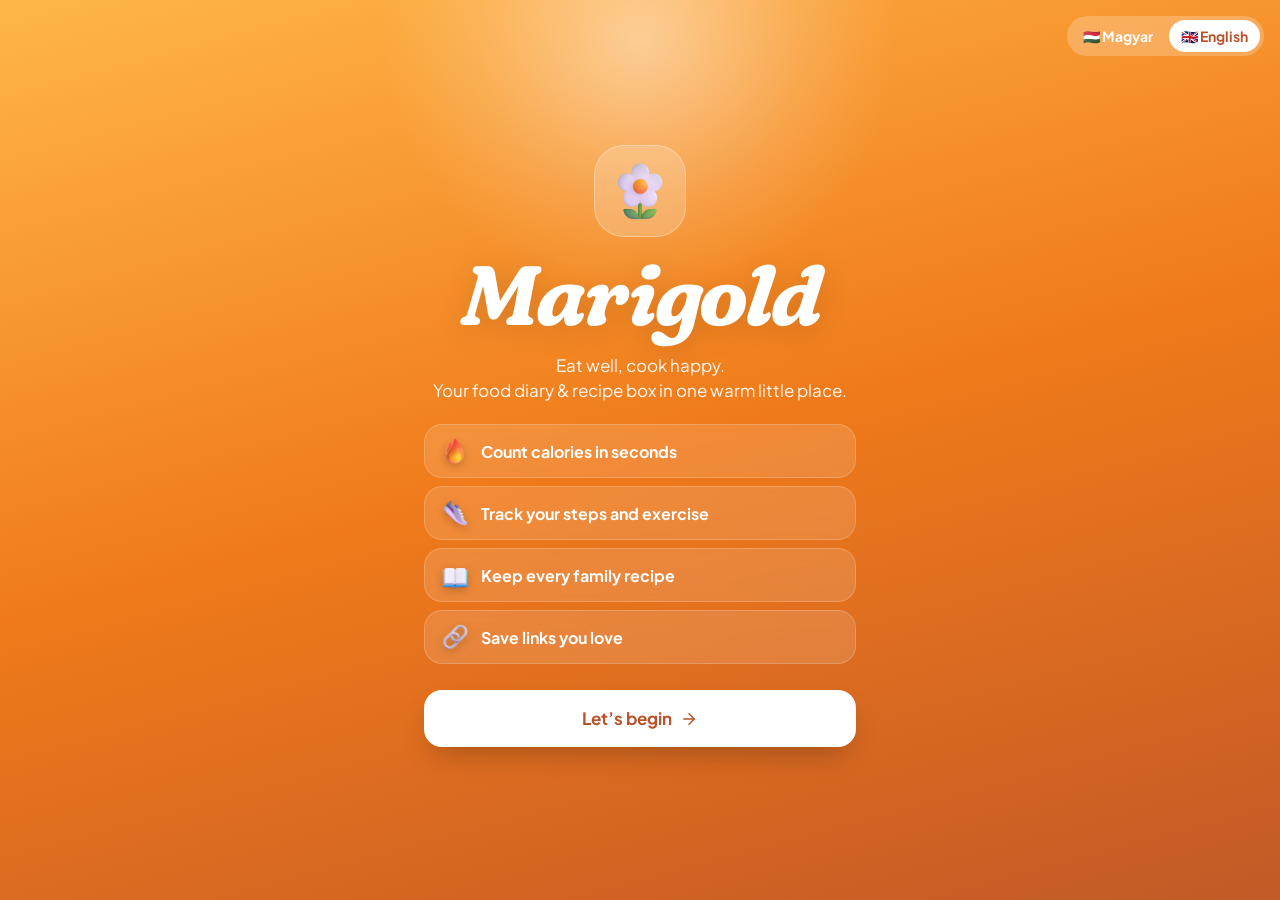
<file: index.html>
<!doctype html>
<html lang="hu" translate="no" class="notranslate">
  <head>
    <script type="module" crossorigin src="./assets/polyfills-C90Egyg1.js"></script>

    <meta charset="UTF-8" />
    <meta name="google" content="notranslate" />
    <link rel="icon" type="image/svg+xml" href="./favicon.svg" />
    <meta name="viewport" content="width=device-width, initial-scale=1.0, viewport-fit=cover, maximum-scale=1" />
    <meta name="theme-color" content="#FFF6E8" />
    <link rel="manifest" href="./manifest.webmanifest" />
    <link rel="apple-touch-icon" href="./apple-touch-icon.png" />
    <meta name="apple-mobile-web-app-capable" content="yes" />
    <meta name="mobile-web-app-capable" content="yes" />
    <meta name="apple-mobile-web-app-status-bar-style" content="default" />
    <meta name="apple-mobile-web-app-title" content="Marigold" />
    <title>Marigold</title>
    <script type="module" crossorigin src="./assets/index-BMyc8wc3.js"></script>
    <link rel="stylesheet" crossorigin href="./assets/index-DqJQ3dWB.css">
    <script type="module">import'data:text/javascript,if(!import.meta.resolve)throw Error("import.meta.resolve not supported")';import.meta.url;import("_").catch(()=>1);(async function*(){})().next();window.__vite_is_modern_browser=true</script>
    <script type="module">!function(){if(window.__vite_is_modern_browser)return;console.warn("vite: loading legacy chunks, syntax error above and the same error below should be ignored");var e=document.getElementById("vite-legacy-polyfill"),n=document.createElement("script");n.src=e.src,n.onload=function(){System.import(document.getElementById('vite-legacy-entry').getAttribute('data-src'))},document.body.appendChild(n)}();</script>
  </head>
  <body>
    <div id="root"></div>
    <script nomodule>!function(){var e=document,t=e.createElement("script");if(!("noModule"in t)&&"onbeforeload"in t){var n=!1;e.addEventListener("beforeload",(function(e){if(e.target===t)n=!0;else if(!e.target.hasAttribute("nomodule")||!n)return;e.preventDefault()}),!0),t.type="module",t.src=".",e.head.appendChild(t),t.remove()}}();</script>
    <script nomodule crossorigin id="vite-legacy-polyfill" src="./assets/polyfills-legacy-C0oA9aFp.js"></script>
    <script nomodule crossorigin id="vite-legacy-entry" data-src="./assets/index-legacy-u7p5ao1q.js">System.import(document.getElementById('vite-legacy-entry').getAttribute('data-src'))</script>
  </body>
</html>
</file>
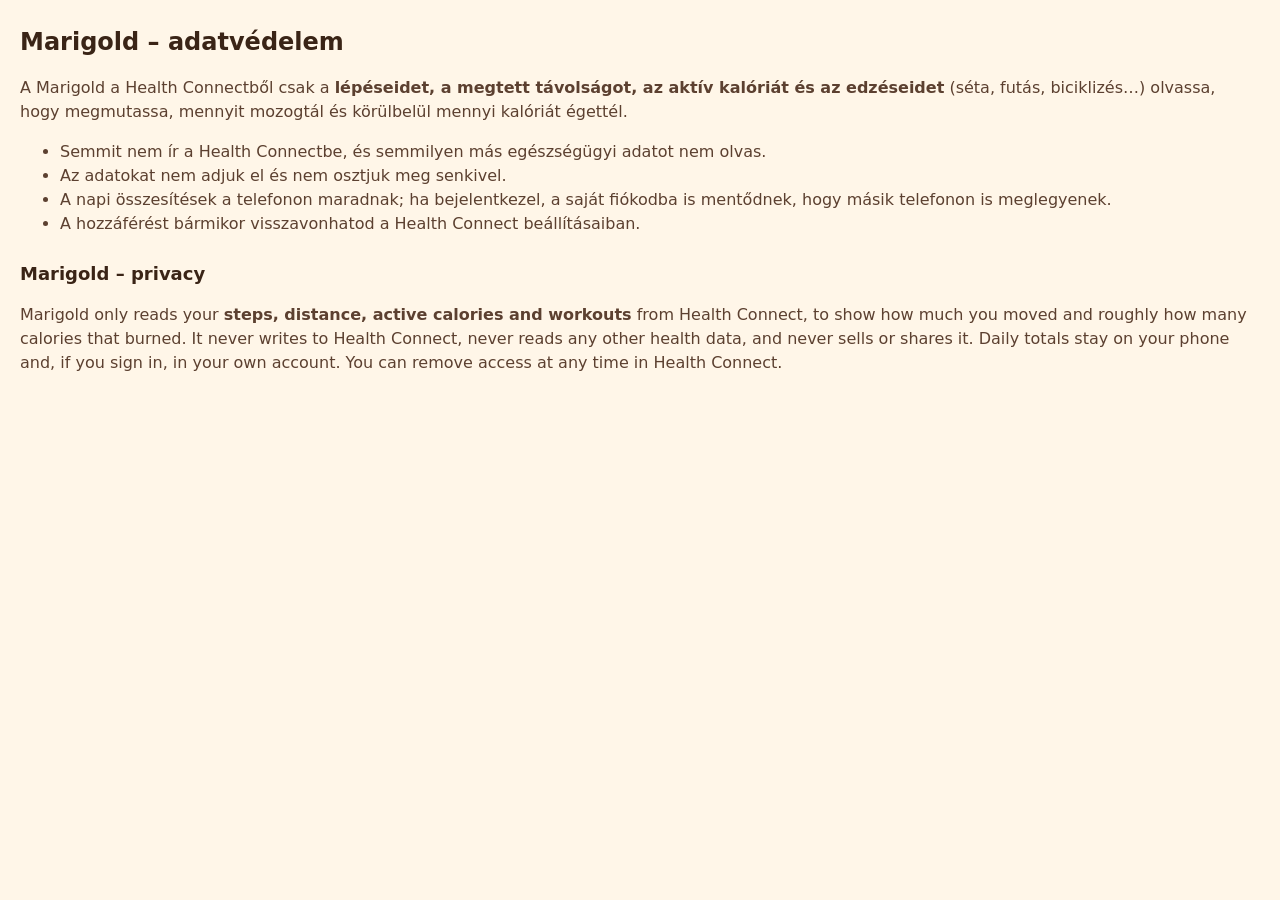
<file: privacypolicy.html>
<!doctype html>
<html lang="hu">
  <head>
    <meta charset="utf-8" />
    <meta name="viewport" content="width=device-width, initial-scale=1" />
    <title>Marigold – Adatvédelem / Privacy</title>
    <style>
      body { font: 16px/1.5 system-ui, sans-serif; margin: 0; padding: 24px 20px 40px; background: #fff6e8; color: #3a2416; }
      h1 { font-size: 24px; margin: 0 0 12px; }
      h2 { font-size: 18px; margin: 24px 0 6px; }
      p, li { color: #5c4030; }
    </style>
  </head>
  <body>
    <h1>Marigold – adatvédelem</h1>
    <p>A Marigold a Health Connectből csak a <b>lépéseidet, a megtett távolságot, az aktív kalóriát és az edzéseidet</b> (séta, futás, biciklizés…) olvassa, hogy megmutassa, mennyit mozogtál és körülbelül mennyi kalóriát égettél.</p>
    <ul>
      <li>Semmit nem ír a Health Connectbe, és semmilyen más egészségügyi adatot nem olvas.</li>
      <li>Az adatokat nem adjuk el és nem osztjuk meg senkivel.</li>
      <li>A napi összesítések a telefonon maradnak; ha bejelentkezel, a saját fiókodba is mentődnek, hogy másik telefonon is meglegyenek.</li>
      <li>A hozzáférést bármikor visszavonhatod a Health Connect beállításaiban.</li>
    </ul>
    <h2>Marigold – privacy</h2>
    <p>Marigold only reads your <b>steps, distance, active calories and workouts</b> from Health Connect, to show how much you moved and roughly how many calories that burned. It never writes to Health Connect, never reads any other health data, and never sells or shares it. Daily totals stay on your phone and, if you sign in, in your own account. You can remove access at any time in Health Connect.</p>
  </body>
</html>
</file>
<file: assets/index-DqJQ3dWB.css>
@font-face{font-family:Fraunces Variable;font-style:normal;font-display:swap;font-weight:100 900;src:url(./fraunces-vietnamese-soft-normal-DSA2Kggd.woff2)format("woff2-variations");unicode-range:U+102-103,U+110-111,U+128-129,U+168-169,U+1A0-1A1,U+1AF-1B0,U+300-301,U+303-304,U+308-309,U+323,U+329,U+1EA0-1EF9,U+20AB}@font-face{font-family:Fraunces Variable;font-style:normal;font-display:swap;font-weight:100 900;src:url(./fraunces-latin-ext-soft-normal-DKHvU-YN.woff2)format("woff2-variations");unicode-range:U+100-2BA,U+2BD-2C5,U+2C7-2CC,U+2CE-2D7,U+2DD-2FF,U+304,U+308,U+329,U+1D00-1DBF,U+1E00-1E9F,U+1EF2-1EFF,U+2020,U+20A0-20AB,U+20AD-20C0,U+2113,U+2C60-2C7F,U+A720-A7FF}@font-face{font-family:Fraunces Variable;font-style:normal;font-display:swap;font-weight:100 900;src:url(./fraunces-latin-soft-normal-C-lS_vzd.woff2)format("woff2-variations");unicode-range:U+??,U+131,U+152-153,U+2BB-2BC,U+2C6,U+2DA,U+2DC,U+304,U+308,U+329,U+2000-206F,U+20AC,U+2122,U+2191,U+2193,U+2212,U+2215,U+FEFF,U+FFFD}@font-face{font-family:Fraunces Variable;font-style:italic;font-display:swap;font-weight:100 900;src:url(./fraunces-vietnamese-soft-italic-CyEZfaGz.woff2)format("woff2-variations");unicode-range:U+102-103,U+110-111,U+128-129,U+168-169,U+1A0-1A1,U+1AF-1B0,U+300-301,U+303-304,U+308-309,U+323,U+329,U+1EA0-1EF9,U+20AB}@font-face{font-family:Fraunces Variable;font-style:italic;font-display:swap;font-weight:100 900;src:url(./fraunces-latin-ext-soft-italic-CFDsOWEG.woff2)format("woff2-variations");unicode-range:U+100-2BA,U+2BD-2C5,U+2C7-2CC,U+2CE-2D7,U+2DD-2FF,U+304,U+308,U+329,U+1D00-1DBF,U+1E00-1E9F,U+1EF2-1EFF,U+2020,U+20A0-20AB,U+20AD-20C0,U+2113,U+2C60-2C7F,U+A720-A7FF}@font-face{font-family:Fraunces Variable;font-style:italic;font-display:swap;font-weight:100 900;src:url(./fraunces-latin-soft-italic-CIOv5diB.woff2)format("woff2-variations");unicode-range:U+??,U+131,U+152-153,U+2BB-2BC,U+2C6,U+2DA,U+2DC,U+304,U+308,U+329,U+2000-206F,U+20AC,U+2122,U+2191,U+2193,U+2212,U+2215,U+FEFF,U+FFFD}@font-face{font-family:Plus Jakarta Sans Variable;font-style:normal;font-display:swap;font-weight:200 800;src:url([data-uri])format("woff2-variations");unicode-range:U+460-52F,U+1C80-1C8A,U+20B4,U+2DE0-2DFF,U+A640-A69F,U+FE2E-FE2F}@font-face{font-family:Plus Jakarta Sans Variable;font-style:normal;font-display:swap;font-weight:200 800;src:url(./plus-jakarta-sans-vietnamese-wght-normal-qRpaaN48.woff2)format("woff2-variations");unicode-range:U+102-103,U+110-111,U+128-129,U+168-169,U+1A0-1A1,U+1AF-1B0,U+300-301,U+303-304,U+308-309,U+323,U+329,U+1EA0-1EF9,U+20AB}@font-face{font-family:Plus Jakarta Sans Variable;font-style:normal;font-display:swap;font-weight:200 800;src:url(./plus-jakarta-sans-latin-ext-wght-normal-DmpS2jIq.woff2)format("woff2-variations");unicode-range:U+100-2BA,U+2BD-2C5,U+2C7-2CC,U+2CE-2D7,U+2DD-2FF,U+304,U+308,U+329,U+1D00-1DBF,U+1E00-1E9F,U+1EF2-1EFF,U+2020,U+20A0-20AB,U+20AD-20C0,U+2113,U+2C60-2C7F,U+A720-A7FF}@font-face{font-family:Plus Jakarta Sans Variable;font-style:normal;font-display:swap;font-weight:200 800;src:url(./plus-jakarta-sans-latin-wght-normal-eXO_dkmS.woff2)format("woff2-variations");unicode-range:U+??,U+131,U+152-153,U+2BB-2BC,U+2C6,U+2DA,U+2DC,U+304,U+308,U+329,U+2000-206F,U+20AC,U+2122,U+2191,U+2193,U+2212,U+2215,U+FEFF,U+FFFD}:root{--bg:#fff6e8;--bg2:#fdebd2;--surface:#fffcf6;--ink:#3a2416;--muted:#8c6b55;--line:#f1dec6;--primary:#f07a1a;--primary2:#ffb648;--accent:#b9532a;--soft:#ffe7c7;--on-primary:#fff;--ring-track:color-mix(in srgb, var(--on-primary) 28%, transparent);--serif:"Fraunces Variable", Georgia, serif;--sans:"Plus Jakarta Sans Variable", system-ui, sans-serif;--radius:22px;--shadow:0 1px 2px color-mix(in srgb, var(--ink) 6%, transparent), 0 8px 24px -8px color-mix(in srgb, var(--primary) 22%, transparent);--safe-top:var(--safe-area-inset-top,env(safe-area-inset-top,0px));--safe-bottom:var(--safe-area-inset-bottom,env(safe-area-inset-bottom,0px));--lightningcss-light:initial;--lightningcss-dark: ;color-scheme:light}:root[data-dark="1"]{--lightningcss-light: ;--lightningcss-dark:initial;color-scheme:dark;--shadow:0 1px 2px rgba(0,0,0,.4), 0 10px 30px -10px rgba(0,0,0,.533)}*{box-sizing:border-box;-webkit-tap-highlight-color:transparent}html{background:var(--bg)}html,body{color:var(--ink);font-family:var(--sans);-webkit-font-smoothing:antialiased;margin:0;font-size:16px;line-height:1.45;transition:background .4s}body{min-height:100dvh}body:before{content:"";z-index:-1;pointer-events:none;background:radial-gradient(120% 60% at 100% 0%, var(--bg2) 0%, transparent 60%), radial-gradient(80% 40% at 0% 100%, var(--soft) 0%, transparent 70%), var(--bg);position:fixed;top:0;bottom:0;left:0;right:0}button,input,textarea,select{font:inherit;color:inherit}button{cursor:pointer;background:0 0;border:0;padding:0}h1,h2,h3,p{margin:0}img{max-width:100%}.app{max-width:560px;min-height:100dvh;margin:0 auto}.screen{padding:calc(18px + var(--safe-top)) 18px calc(120px + var(--safe-bottom));flex-direction:column;gap:16px;display:flex}.fade-in{animation:.45s cubic-bezier(.2,.8,.2,1) fadeUp}@keyframes fadeUp{0%{opacity:0;transform:translateY(12px)}}.top{justify-content:space-between;align-items:flex-end;padding:8px 4px 2px;display:flex}.eyebrow{letter-spacing:.08em;text-transform:uppercase;color:var(--primary);font-size:13px;font-weight:700}.display{font-family:var(--serif);letter-spacing:-.02em;font-variation-settings:"SOFT" 100;font-size:34px;font-weight:600;line-height:1.1}.display-sm{font-family:var(--serif);text-align:center;font-size:24px;font-weight:600}.wave{transform-origin:70% 70%;animation:2.4s ease-in-out .6s 2 wave;display:inline-block}@keyframes wave{0%,60%,to{transform:rotate(0)}10%,30%{transform:rotate(14deg)}20%,40%{transform:rotate(-8deg)}}.muted{color:var(--muted)}.small{font-size:14px}.center{text-align:center;justify-content:center}.pad{padding:18px 0}.pre{white-space:pre-wrap}.break{word-break:break-all}.row{align-items:center;display:flex}.gap8{flex-wrap:wrap;gap:8px}.grow{flex:1}.row-between{justify-content:space-between;align-items:center;gap:12px;display:flex}.card{background:var(--surface);border:1px solid var(--line);border-radius:var(--radius);box-shadow:var(--shadow);flex-direction:column;gap:12px;padding:18px;display:flex}.card-title{align-items:center;gap:6px;font-size:17px;font-weight:700;display:flex}.card-title.serif{font-family:var(--serif);font-size:21px;font-weight:600}.hero-card{color:var(--on-primary);background:linear-gradient(140deg, var(--primary2) 0%, var(--primary) 55%, var(--accent) 130%);box-shadow:0 20px 40px -18px color-mix(in srgb, var(--primary) 70%, transparent);border-radius:30px;padding:20px;animation:.8s cubic-bezier(.2,.9,.2,1) heroIn;position:relative;overflow:hidden}@keyframes heroIn{0%{opacity:0;transform:scale(.94)translateY(16px)}}.hero-blob{opacity:.35;background:radial-gradient(circle at 30% 30%,rgba(255,255,255,.533),transparent 70%);border-radius:50%;animation:9s ease-in-out infinite float;position:absolute}.hero-blob.b1{width:220px;height:220px;top:-80px;right:-60px}.hero-blob.b2{width:160px;height:160px;animation-delay:-4s;bottom:-70px;left:-50px}@keyframes float{50%{transform:translate(10px,14px)scale(1.06)}}.hero-top{justify-content:space-between;gap:8px;display:flex;position:relative}.pill-glass{-webkit-backdrop-filter:blur(8px);backdrop-filter:blur(8px);background:rgba(255,255,255,.22);border-radius:999px;padding:5px 12px;font-size:13px;font-weight:700}.hero-main{align-items:center;gap:18px;margin-top:14px;display:flex;position:relative}.ring{flex-shrink:0;position:relative}.ring svg{display:block}.ring-progress{transition:stroke-dashoffset 1.2s cubic-bezier(.2,.9,.2,1);animation:1.6s cubic-bezier(.2,.9,.2,1) ringIn}@keyframes ringIn{0%{stroke-dashoffset:1000px}}.hero-card .ring-progress{stroke:#fff}.ring-center{flex-direction:column;justify-content:center;align-items:center;display:flex;position:absolute;top:0;bottom:0;left:0;right:0}.ring-num{font-family:var(--serif);letter-spacing:-.03em;font-size:44px;font-weight:700;line-height:1}.ring-label{opacity:.9;font-size:13px;font-weight:600}.hero-stats{flex-direction:column;flex:1;gap:10px;min-width:0;display:flex}.stat-num{font-family:var(--serif);font-size:28px;font-weight:700;line-height:1;display:block}.stat-label{opacity:.85;text-transform:uppercase;letter-spacing:.06em;font-size:12px;font-weight:700}.macro-val{font-size:13px;font-weight:700}.bar{background:rgba(255,255,255,.28);border-radius:9px;height:7px;margin-top:3px;overflow:hidden}.bar span{background:#fff;border-radius:9px;height:100%;transition:width 1s cubic-bezier(.2,.9,.2,1);display:block}.week{justify-content:space-between;align-items:center;gap:2px;display:flex}.day{border-radius:16px;flex-direction:column;flex:1;align-items:center;gap:2px;padding:8px 0 6px;transition:all .25s;display:flex}.day-name{color:var(--muted);font-size:11px;font-weight:700}.day-num{font-size:16px;font-weight:800}.day-dot{background:var(--primary);border-radius:50%;width:6px;height:6px}.day.today .day-num{color:var(--primary)}.day.active{background:var(--ink);color:var(--bg);transform:translateY(-2px)}.day.active .day-name,.day.active .day-num{color:var(--bg)}.day.active .day-dot{background:var(--primary2)}.streak{background:var(--soft);color:var(--accent);border-radius:999px;align-items:center;gap:4px;padding:6px 12px;font-weight:800;display:flex}.glasses{flex-wrap:wrap;gap:8px;display:flex}.glass{border:2px solid color-mix(in srgb, #3aa0d8 50%, var(--line));border-radius:6px 6px 10px 10px;width:30px;height:38px;position:relative;overflow:hidden}.glass span{background:linear-gradient(#8fd3f4,#3aa0d8);height:0;transition:height .4s cubic-bezier(.3,1.4,.5,1);position:absolute;top:auto;bottom:0;left:0;right:0}.glass.full span{height:100%}.water-btns{gap:8px;display:flex}.slot-head{align-items:center;gap:12px;display:flex}.slot-emoji{background:var(--soft);border-radius:16px;place-items:center;width:48px;height:48px;font-size:26px;display:grid}.meal-list{flex-direction:column;margin:0;padding:0;list-style:none;display:flex}.meal-list li{border-top:1px dashed var(--line);cursor:pointer;align-items:center;gap:10px;padding:10px 0;animation:.35s fadeUp;display:flex}.meal-emoji{font-size:20px}.meal-name{text-overflow:ellipsis;white-space:nowrap;flex:1;min-width:0;font-weight:600;overflow:hidden}.meal-kcal{color:var(--accent);font-weight:800}.meal-kcal:after{content:" kcal";color:var(--muted);font-size:12px;font-weight:600}.tip{border-radius:var(--radius);background:var(--soft);color:var(--accent);font-family:var(--serif);align-items:flex-start;gap:10px;padding:16px 18px;font-size:17px;font-style:italic;display:flex}.tip svg{flex-shrink:0;margin-top:3px}.btn{border-radius:16px;justify-content:center;align-items:center;gap:8px;padding:12px 18px;font-weight:700;transition:transform .15s,box-shadow .2s,opacity .2s;display:inline-flex}.btn:active{transform:scale(.97)}.btn:disabled{opacity:.6}.btn.primary{background:linear-gradient(135deg, var(--primary2), var(--primary));color:var(--on-primary);box-shadow:0 10px 20px -10px var(--primary)}.btn.soft{background:var(--soft);color:var(--accent)}.btn.ghost{border:1.5px solid var(--line);background:0 0}.btn.danger,.mini.danger{color:#c0392b}.btn.full{width:100%}.btn.big{border-radius:18px;padding:16px 20px;font-size:17px}.btn.shine{position:relative;overflow:hidden}.btn.shine:after{content:"";background:linear-gradient(110deg,transparent 30%,rgba(255,255,255,.4) 50%,transparent 70%);animation:3s ease-in-out 1.5s infinite shine;position:absolute;top:0;bottom:0;left:0;right:0;transform:translate(-100%)}@keyframes shine{40%,to{transform:translate(100%)}}.icon-btn{width:38px;height:38px;color:var(--muted);border-radius:50%;flex-shrink:0;place-items:center;display:grid}.icon-btn.subtle{opacity:.6;width:30px;height:30px}.icon-btn.glass{-webkit-backdrop-filter:blur(8px);backdrop-filter:blur(8px);color:#3a2416;background:rgba(255,255,255,.75)}.icon-btn.fav{color:#e0245e}.round-btn{background:var(--primary);width:40px;height:40px;color:var(--on-primary);box-shadow:0 6px 14px -6px var(--primary);border-radius:14px;place-items:center;font-size:22px;font-weight:700;transition:transform .15s;display:grid}.round-btn:active{transform:scale(.9)}.round-btn.ghost{background:var(--soft);color:var(--accent);box-shadow:none}.link-btn{color:var(--primary);align-self:center;align-items:center;gap:6px;padding:8px;font-weight:700;display:inline-flex}.fab{right:max(20px,50% - 260px);bottom:calc(96px + var(--safe-bottom));width:60px;height:60px;color:var(--on-primary);background:linear-gradient(135deg, var(--primary2), var(--primary));box-shadow:0 14px 30px -10px var(--primary);z-index:20;border-radius:22px;place-items:center;animation:.6s cubic-bezier(.3,1.6,.5,1) .4s both pop;display:grid;position:fixed}@keyframes pop{0%{transform:scale(0)}}.tabbar{left:50%;bottom:calc(14px + var(--safe-bottom));background:color-mix(in srgb, var(--surface) 82%, transparent);-webkit-backdrop-filter:blur(18px)saturate(1.4);backdrop-filter:blur(18px)saturate(1.4);border:1px solid var(--line);width:min(520px,100% - 28px);box-shadow:0 16px 40px -14px color-mix(in srgb, var(--ink) 35%, transparent);z-index:30;border-radius:26px;justify-content:space-around;padding:8px;display:flex;position:fixed;transform:translate(-50%)}.tabbar button{color:var(--muted);border-radius:18px;flex-direction:column;flex:1;align-items:center;gap:2px;padding:8px 0 6px;font-size:11px;font-weight:700;transition:all .25s;display:flex}.tabbar button.on{color:var(--primary);background:var(--soft)}.form{flex-direction:column;gap:14px;display:flex}.field{flex-direction:column;gap:6px;display:flex}.field-label{color:var(--muted);font-size:13px;font-weight:700}.field-hint{color:var(--muted);font-size:13px}input,textarea,select{border:1.5px solid var(--line);background:var(--bg);border-radius:14px;outline:none;width:100%;padding:13px 15px;transition:border-color .2s,box-shadow .2s}input:focus,textarea:focus,select:focus{border-color:var(--primary);box-shadow:0 0 0 4px color-mix(in srgb, var(--primary) 18%, transparent)}textarea{resize:vertical}.field.icon{position:relative}.field.icon svg{color:var(--muted);position:absolute;top:50%;left:15px;transform:translateY(-50%)}.field.icon input{padding-left:44px}.grid2{grid-template-columns:1fr 1fr;gap:10px;display:grid}.grid3{grid-template-columns:1fr 1fr 1fr;gap:10px;display:grid}.form-actions{justify-content:flex-end;gap:10px;display:flex}.form-actions .btn{flex:1}.form-actions.sticky{background:var(--surface);padding:12px 0 4px;position:-webkit-sticky;position:sticky;bottom:-1px}.error{color:#c0392b;font-weight:600}.info{color:var(--accent);background:var(--soft);border-radius:12px;padding:10px 12px;font-weight:600}.search{background:var(--surface);border:1.5px solid var(--line);color:var(--muted);border-radius:16px;align-items:center;gap:10px;margin-bottom:4px;padding:0 14px;display:flex}.search input{color:var(--ink);background:0 0;border:0;padding:13px 0;box-shadow:none!important}.chips{flex-wrap:wrap;gap:8px;display:flex}.chips.scroll{scrollbar-width:none;flex-wrap:nowrap;margin:0 -18px;padding:0 18px;overflow-x:auto}.chips.scroll::-webkit-scrollbar{display:none}.chip{background:var(--surface);border:1.5px solid var(--line);white-space:nowrap;border-radius:999px;padding:8px 14px;font-size:14px;font-weight:700;transition:all .2s}.chip.on{background:var(--ink);border-color:var(--ink);color:var(--bg)}.chip.static{background:var(--soft);color:var(--accent);border-color:transparent}.seg{background:var(--soft);border-radius:14px;gap:4px;margin-bottom:8px;padding:4px;display:flex}.seg button{color:var(--accent);border-radius:11px;flex:1;padding:9px 6px;font-size:14px;font-weight:700;transition:all .2s}.seg button.on{background:var(--surface);color:var(--ink);box-shadow:0 2px 8px -2px color-mix(in srgb, var(--ink) 25%, transparent)}.seg.small{margin:0;padding:3px}.seg.small button{padding:4px 10px;font-size:12px}.emoji-pick{scrollbar-width:none;gap:6px;padding-bottom:2px;display:flex;overflow-x:auto}.emoji-pick button{background:var(--bg);border:2px solid transparent;border-radius:14px;min-width:46px;height:46px;font-size:24px}.emoji-pick button.on{border-color:var(--primary);background:var(--soft)}.sheet-backdrop{z-index:50;-webkit-backdrop-filter:blur(3px);backdrop-filter:blur(3px);background:rgba(28,18,12,.45);justify-content:center;align-items:flex-end;animation:.25s fade;display:flex;position:fixed;top:0;bottom:0;left:0;right:0}@keyframes fade{0%{opacity:0}}.sheet{background:var(--surface);width:100%;max-width:560px;max-height:88dvh;padding-bottom:var(--safe-bottom);border-radius:28px 28px 0 0;flex-direction:column;animation:.38s cubic-bezier(.2,.9,.2,1) slideUp;display:flex}.sheet.tall{height:92dvh;max-height:92dvh}@keyframes slideUp{0%{transform:translateY(100%)}}.sheet-grip{background:var(--line);border-radius:9px;width:44px;height:5px;margin:10px auto 0}.sheet-head{justify-content:space-between;align-items:center;padding:8px 14px 6px 20px;display:flex}.sheet-head h2{font-family:var(--serif);font-size:24px;font-weight:600}.sheet-body{flex:1;padding:6px 20px 24px;overflow-y:auto}.list-label{letter-spacing:.08em;text-transform:uppercase;color:var(--muted);margin:14px 0 6px;font-size:12px;font-weight:800}.food-list{flex-direction:column;gap:6px;display:flex}.food-row{background:var(--bg);text-align:left;border-radius:16px;align-items:center;gap:12px;padding:10px 12px;transition:transform .15s,background .2s;display:flex}.food-row:active{background:var(--soft);transform:scale(.98)}.food-emoji{font-size:26px}.food-text{flex-direction:column;flex:1;min-width:0;display:flex}.food-text small,.food-kcal small{color:var(--muted);font-size:12px;font-weight:600}.food-kcal{color:var(--accent);flex-direction:column;align-items:flex-end;font-weight:800;line-height:1.1;display:flex}.pick{flex-direction:column;align-items:center;gap:14px;padding:6px 0;display:flex}.pick-emoji{background:var(--soft);border-radius:36px;place-items:center;width:110px;height:110px;font-size:64px;animation:.5s cubic-bezier(.3,1.6,.5,1) pop;display:grid}.stepper{align-items:center;gap:22px;display:flex}.stepper-val{flex-direction:column;align-items:center;min-width:70px;display:flex}.stepper-val span{font-family:var(--serif);font-size:40px;font-weight:700;line-height:1}.stepper-val small{color:var(--muted);font-weight:600}.big-kcal{font-family:var(--serif);color:var(--primary);font-size:30px;font-weight:700}.pick .form-actions,.pick .btn.full{width:100%}.recipe-grid{grid-template-columns:1fr 1fr;gap:14px;display:grid}.recipe-card{text-align:left;border-radius:var(--radius);background:var(--surface);border:1px solid var(--line);box-shadow:var(--shadow);transition:transform .2s;animation:.5s both fadeUp;overflow:hidden}.recipe-card:active{transform:scale(.97)}.recipe-cover{aspect-ratio:1/.85;place-items:center;display:grid;position:relative}.recipe-cover>img{object-fit:cover;width:100%;height:100%;position:absolute;top:0;bottom:0;left:0;right:0}.recipe-emoji{filter:drop-shadow(0 8px 10px rgba(0,0,0,.2));font-size:56px}.recipe-cover>img+.recipe-emoji{display:none}.heart{color:#a08070;background:rgba(255,255,255,.8);border-radius:50%;place-items:center;width:32px;height:32px;display:grid;position:absolute;top:10px;right:10px}.heart.on{color:#e0245e}.recipe-info{flex-direction:column;gap:2px;padding:12px 14px 14px;display:flex}.recipe-info strong{font-family:var(--serif);font-size:17px;font-weight:600;line-height:1.2}.recipe-info small{color:var(--muted);font-weight:600}.detail{padding-top:0}.detail-hero{min-height:300px;padding:calc(16px + var(--safe-top)) 18px 54px;color:#fff;border-radius:0 0 36px 36px;flex-direction:column;justify-content:space-between;margin:0 -18px;display:flex;position:relative;overflow:hidden}.detail-hero>img{object-fit:cover;width:100%;height:100%;position:absolute;top:0;bottom:0;left:0;right:0}.detail-shade{background:linear-gradient(transparent 40%,rgba(0,0,0,.467));position:absolute;top:0;bottom:0;left:0;right:0}.detail-bar{justify-content:space-between;display:flex;position:relative}.detail-emoji{text-align:center;filter:drop-shadow(0 12px 16px rgba(0,0,0,.2));font-size:96px;animation:.6s cubic-bezier(.3,1.6,.5,1) pop;position:relative}.detail-title{font-family:var(--serif);text-shadow:0 2px 12px rgba(0,0,0,.267);font-size:34px;font-weight:700;line-height:1.1;position:relative}.detail-stats{grid-template-columns:repeat(3,1fr);gap:10px;margin-top:-36px;display:grid;position:relative}.detail-stats>div{background:var(--surface);box-shadow:var(--shadow);border:1px solid var(--line);border-radius:20px;flex-direction:column;align-items:center;padding:12px 6px;display:flex}.detail-stats svg{color:var(--primary)}.detail-stats strong{font-family:var(--serif);font-size:22px}.detail-stats small{color:var(--muted);font-size:11px;font-weight:700}.checklist,.steps{flex-direction:column;gap:4px;margin:0;padding:0;list-style:none;display:flex}.checklist li{cursor:pointer;align-items:center;gap:12px;padding:8px 0;transition:opacity .2s;display:flex}.checklist li.done{opacity:.5;text-decoration:line-through}.check{border:2px solid var(--primary);width:22px;height:22px;color:var(--on-primary);border-radius:7px;flex-shrink:0;place-items:center;display:grid}.done .check{background:var(--primary)}.steps li{gap:14px;padding:8px 0;display:flex}.step-num{font-family:var(--serif);background:var(--soft);width:34px;height:34px;color:var(--accent);border-radius:12px;flex-shrink:0;place-items:center;font-size:18px;font-weight:700;display:grid}.note{background:var(--soft);border-color:transparent}.paste-card{color:var(--on-primary);background:linear-gradient(140deg, var(--primary2), var(--primary) 60%, var(--accent));box-shadow:0 20px 40px -18px var(--primary);border-radius:26px;flex-direction:column;gap:10px;padding:20px;display:flex}.paste-title{font-family:var(--serif);font-size:22px;font-weight:600}.paste-sub{opacity:.9}.paste-row{gap:8px;display:flex}.paste-row input{color:#3a2416;background:rgba(255,255,255,.933);border-color:transparent}.paste-row .btn{background:var(--ink);color:var(--bg);box-shadow:none;flex-shrink:0}.paste-card .error{color:#fff;background:rgba(0,0,0,.2);border-radius:10px;padding:6px 10px}.link-list{flex-direction:column;gap:12px;display:flex}.link-card{background:var(--surface);border:1px solid var(--line);border-radius:var(--radius);box-shadow:var(--shadow);animation:.4s both fadeUp;overflow:hidden}.link-card.flash{animation:1.4s flash}@keyframes flash{0%,40%{box-shadow:0 0 0 4px var(--primary2)}}.link-main{text-align:left;align-items:center;gap:12px;width:100%;padding:14px;display:flex}.favicon{background:var(--soft);border-radius:14px;flex-shrink:0;place-items:center;width:46px;height:46px;font-size:22px;display:grid;position:relative}.favicon>img{background:var(--soft);z-index:1;border-radius:6px;width:26px;height:26px;position:absolute}.link-text{flex-direction:column;flex:1;min-width:0;display:flex}.link-text strong{-webkit-line-clamp:2;-webkit-box-orient:vertical;font-weight:700;line-height:1.25;display:-webkit-box;overflow:hidden}.link-text small{color:var(--primary);font-weight:700}.link-text em{color:var(--muted);font-size:14px}.link-actions{flex-wrap:wrap;gap:4px;padding:0 10px 10px;display:flex}.mini{color:var(--muted);background:var(--bg);border-radius:10px;align-items:center;gap:5px;padding:6px 10px;font-size:13px;font-weight:700;display:inline-flex}.mini.on{color:var(--accent);background:var(--soft)}.themes{grid-template-columns:repeat(4,1fr);gap:10px;display:grid}.theme{flex-direction:column;align-items:center;gap:6px;display:flex}.theme small{color:var(--muted);text-align:center;font-size:11px;font-weight:700;line-height:1.2}.swatch{aspect-ratio:1;border:2px solid var(--line);border-radius:18px;width:100%;transition:transform .2s;position:relative;overflow:hidden}.swatch span:first-child{border-radius:50%;width:62%;height:62%;position:absolute;top:12%;left:12%}.swatch span:last-child{border-radius:50%;width:32%;height:32%;position:absolute;bottom:10%;right:10%}.theme.on .swatch{border-color:var(--ink);box-shadow:0 0 0 3px var(--bg), 0 0 0 5px var(--ink);transform:scale(1.06)}.account-row{align-items:center;gap:12px;display:flex}.avatar{background:linear-gradient(135deg, var(--primary2), var(--primary));width:48px;height:48px;color:var(--on-primary);font-family:var(--serif);border-radius:16px;place-items:center;font-size:24px;font-weight:700;display:grid}.sync-line{color:#3c8d4f;align-items:center;gap:6px;font-weight:600;display:flex}.sync-line.error{color:#c0392b}.sync-line.syncing{color:var(--muted)}.spin{animation:1s linear infinite spin}@keyframes spin{to{transform:rotate(360deg)}}.empty{text-align:center;flex-direction:column;align-items:center;gap:10px;padding:36px 20px;display:flex}.empty-emoji{font-size:64px;animation:3s ease-in-out infinite bob}@keyframes bob{50%{transform:translateY(-8px)rotate(-4deg)}}.empty h3{font-family:var(--serif);font-size:24px;font-weight:600}.empty p{color:var(--muted);max-width:320px}.welcome{background:linear-gradient(165deg, var(--primary2) 0%, var(--primary) 50%, var(--accent) 110%);min-height:100dvh;color:var(--on-primary);justify-content:center;align-items:center;display:flex;position:relative;overflow:hidden}.welcome.plain{color:var(--ink);background:0 0;align-items:flex-start}.welcome-sun{background:radial-gradient(circle,rgba(255,255,255,.467) 0%,rgba(255,255,255,.133) 45%,transparent 70%);border-radius:50%;width:520px;height:520px;animation:6s ease-in-out infinite breathe;position:absolute;top:-220px;left:50%;transform:translate(-50%)}@keyframes breathe{50%{transform:translate(-50%)scale(1.1)}}.floaters span{opacity:.9;filter:drop-shadow(0 6px 8px rgba(0,0,0,.133));animation:14s linear infinite rise;position:absolute;bottom:-60px}@keyframes rise{0%{opacity:0;transform:translateY(0)rotate(0)}10%{opacity:.95}to{opacity:0;transform:translateY(-110dvh)rotate(200deg)}}.welcome-content{width:100%;max-width:480px;padding:28px 24px calc(36px + var(--safe-bottom));text-align:center;flex-direction:column;align-items:center;gap:18px;display:flex;position:relative}.welcome-content.left{text-align:left;padding-top:calc(40px + var(--safe-top));align-items:stretch}.logo-badge{-webkit-backdrop-filter:blur(10px);backdrop-filter:blur(10px);background:rgba(255,255,255,.2);border:1px solid rgba(255,255,255,.333);border-radius:30px;place-items:center;width:92px;height:92px;font-size:54px;animation:1.1s cubic-bezier(.3,1.4,.5,1) spinIn;display:grid}@keyframes spinIn{0%{transform:rotate(-180deg)scale(0)}}.welcome-title{font-family:var(--serif);letter-spacing:-.03em;font-variation-settings:"SOFT" 100;text-shadow:0 6px 30px rgba(0,0,0,.133);font-size:max(56px,min(17vw,84px));font-style:italic;font-weight:700;line-height:.95;animation:.9s cubic-bezier(.2,.9,.2,1) .2s both fadeUp}.welcome-tag{opacity:.95;font-size:17px;animation:.9s cubic-bezier(.2,.9,.2,1) .4s both fadeUp}.welcome-points{flex-direction:column;gap:8px;width:100%;margin:4px 0 8px;padding:0;list-style:none;display:flex}.welcome-points li{-webkit-backdrop-filter:blur(8px);backdrop-filter:blur(8px);text-align:left;background:rgba(255,255,255,.133);border:1px solid rgba(255,255,255,.2);border-radius:18px;align-items:center;gap:12px;padding:12px 16px;font-weight:700;animation:.7s cubic-bezier(.2,.9,.2,1) both fadeUp;display:flex}.welcome-points li:first-child{animation-delay:.6s}.welcome-points li:nth-child(2){animation-delay:.75s}.welcome-points li:nth-child(3){animation-delay:.9s}.welcome-points li:nth-child(4){animation-delay:1.05s}.welcome-points span{font-size:22px}.welcome .btn.primary{color:var(--accent);background:#fff;animation:.7s cubic-bezier(.2,.9,.2,1) 1.05s both fadeUp;box-shadow:0 14px 30px -10px rgba(0,0,0,.267)}.welcome.plain .btn.primary{background:linear-gradient(135deg, var(--primary2), var(--primary));color:var(--on-primary);animation:none}.goal-pick{flex-wrap:wrap;gap:6px;display:flex}@media (prefers-reduced-motion:reduce){*,:before,:after{transition-duration:.01ms!important;animation-duration:.01ms!important;animation-iteration-count:1!important}}.day.cal-btn{color:var(--primary);background:var(--soft);justify-content:center}.day.cal-btn .day-name{color:var(--accent)}button.pill-glass{color:inherit}.cal{flex-direction:column;gap:14px;display:flex}.cal-head{justify-content:space-between;align-items:center;display:flex}.cal-head h3{font-family:var(--serif);font-size:22px;font-weight:600}.icon-btn:disabled{opacity:.25}.cal-grid{grid-template-columns:repeat(7,1fr);gap:6px;display:grid}.cal-wd{text-align:center;color:var(--muted);padding-bottom:4px;font-size:12px;font-weight:800}.cal-day{aspect-ratio:1;background:var(--bg);border-radius:14px;font-size:15px;font-weight:700;transition:transform .15s,background .2s;position:relative}.cal-day:active{transform:scale(.92)}.cal-day:disabled{opacity:.3;background:0 0}.cal-day.good{color:#2f6b34;background:#dff0d6}.cal-day.over{color:#a5441c;background:#ffe1d2}:root[data-dark="1"] .cal-day.good{color:#cdeec2;background:#2f4a2c}:root[data-dark="1"] .cal-day.over{color:#ffc9ad;background:#4a2a1c}.cal-day.today{box-shadow:inset 0 0 0 2px var(--primary)}.cal-day.sel{background:var(--ink);color:var(--bg)}.cal-legend{flex-wrap:wrap;align-items:center;gap:6px 14px;font-size:13px;font-weight:600;display:flex}.cal-legend span{align-items:center;gap:6px;display:inline-flex}.dot{border-radius:4px;width:12px;height:12px;display:inline-block}.dot.good{background:#9fd48c}.dot.over{background:#ffb08a}:root{--glass-empty:#eef7fc;--glass-line:#9cc8e2}:root[data-dark="1"]{--glass-empty:#1d2a33;--glass-line:#4f7f9c}.water2{background:linear-gradient(180deg, var(--surface), var(--surface) 60%, #eaf6fd)}:root[data-dark="1"] .water2{background:var(--surface)}.water-head{align-items:center;gap:12px;display:flex}.water-drop{background:#dff1fb;border-radius:16px;place-items:center;width:48px;height:48px;font-size:26px;display:grid}:root[data-dark="1"] .water-drop{background:#1d2f3a}.water-done .water-drop,.water2.done .water-drop{animation:2.4s ease-in-out infinite bob}.round-btn.water-plus{color:#fff;background:linear-gradient(135deg,#7fd0f5,#2c8fd6);box-shadow:0 6px 14px -6px #2c8fd6}.round-btn:disabled{opacity:.4}.water-bar{background:var(--glass-empty);border-radius:9px;height:8px;overflow:hidden}.water-bar span{background:linear-gradient(90deg,#9be0ff,#2c8fd6);border-radius:9px;height:100%;transition:width .6s cubic-bezier(.3,1.3,.5,1);display:block}.glasses2{flex-wrap:wrap;gap:6px 4px;display:flex}.glass2{border-radius:10px;padding:2px;transition:transform .2s}.glass2:active{transform:scale(.88)}.glass2 svg{display:block;overflow:visible}.glass2 .water-fill{transition:transform .7s cubic-bezier(.3,1.25,.5,1);transform:translateY(54px)}.glass2.full .water-fill{transform:translateY(0)}.glass2 .wave{animation:2.6s linear infinite wave-move}@keyframes wave-move{to{transform:translate(40px)}}.glass2 .bubble{opacity:0}.glass2.full .bubble{animation:2.8s ease-in infinite bubble}.glass2.full .bubble.b2{animation-delay:.9s}.glass2.full .bubble.b3{animation-delay:1.7s}@keyframes bubble{0%{opacity:0;transform:translateY(0)}20%{opacity:.8}to{opacity:0;transform:translateY(-26px)}}.glass2.full svg{animation:.5s cubic-bezier(.3,1.6,.5,1) glass-pop}@keyframes glass-pop{40%{transform:scale(1.12)rotate(-3deg)}}.water-done{font-family:var(--serif);color:#2c8fd6;font-size:16px;font-style:italic;animation:.5s fadeUp}.idea-btn{background:var(--soft);width:40px;height:40px;color:var(--accent);border-radius:14px;place-items:center;display:grid}.nowrap{flex-wrap:nowrap}.seg.big{margin:0}.seg.big button{flex-direction:column;align-items:center;gap:2px;padding:8px 2px;font-size:12px;display:flex}.seg-emoji{font-size:22px}.seg.inline{margin:0;display:inline-flex}.seg.inline button{flex:none;padding:6px 12px;font-size:13px}.target-pill{color:var(--accent);background:var(--soft);white-space:nowrap;border-radius:999px;padding:6px 12px;font-size:14px;font-weight:800}.plate-card{background:var(--surface);border:1px solid var(--line);box-shadow:var(--shadow);border-radius:28px;animation:.55s cubic-bezier(.2,.9,.2,1) heroIn;overflow:hidden}.plate-top{color:var(--on-primary);background:linear-gradient(140deg, var(--primary2), var(--primary) 60%, var(--accent));flex-direction:column;gap:10px;padding:20px 18px 18px;display:flex}.plate-emojis{gap:6px;display:flex}.plate-emojis span{background:rgba(255,255,255,.25);border-radius:18px;place-items:center;width:52px;height:52px;font-size:30px;animation:.5s cubic-bezier(.3,1.6,.5,1) both pop;display:grid}.plate-title{font-family:var(--serif);font-size:25px;font-weight:650;line-height:1.15}.plate-macros{flex-wrap:wrap;gap:6px;display:flex}.plate-macros span{background:rgba(255,255,255,.22);border-radius:999px;padding:4px 10px;font-size:13px;font-weight:600}.plate-items{margin:0;padding:8px 12px;list-style:none}.plate-items li{border-bottom:1px dashed var(--line);align-items:center;gap:10px;padding:10px 4px;display:flex}.plate-items li:last-child{border-bottom:0}.plate-items li.changed{border-radius:14px;animation:.7s cubic-bezier(.2,.9,.2,1) swapIn}@keyframes swapIn{0%{background:var(--soft);transform:rotateX(90deg)}60%{background:var(--soft)}}.swap-note{background:var(--soft);color:var(--accent);border-radius:14px;margin:0 16px;padding:10px 14px;font-size:14px;font-weight:600;animation:.4s fadeUp}.plate-actions{flex-direction:column;gap:10px;padding:14px 16px 16px;display:flex}.confetti{pointer-events:none;z-index:100;position:fixed;top:0;bottom:0;left:0;right:0;overflow:hidden}.confetti span{border-radius:3px;width:9px;height:14px;animation:linear forwards confetti-fall;position:absolute;top:-20px}.confetti span.emoji{width:auto;height:auto;font-size:22px}@keyframes confetti-fall{to{transform:translate(var(--dx), 105vh) rotate(var(--rot));opacity:.9}}.toast{left:50%;top:calc(16px + var(--safe-top));z-index:110;background:var(--ink);color:var(--bg);white-space:nowrap;border-radius:999px;padding:12px 20px;font-weight:700;transition:opacity .35s,transform .35s;animation:.45s cubic-bezier(.3,1.4,.5,1) toastIn;position:fixed;transform:translate(-50%);box-shadow:0 12px 30px -10px rgba(0,0,0,.4)}.toast.out{opacity:0;transform:translate(-50%,-20px)}@keyframes toastIn{0%{opacity:0;transform:translate(-50%,-40px)}}.toggle-row{justify-content:space-between;align-items:center;gap:12px;padding:4px 0;display:flex}.toggle-row span{flex-direction:column;display:flex}.toggle-row small{color:var(--muted);font-size:13px}input.switch{-webkit-appearance:none;appearance:none;background:var(--line);border:0;border-radius:999px;flex-shrink:0;width:52px;height:30px;padding:0;transition:background .25s;position:relative;box-shadow:none!important}input.switch:after{content:"";background:#fff;border-radius:50%;width:24px;height:24px;transition:transform .25s cubic-bezier(.3,1.4,.5,1);position:absolute;top:3px;left:3px;box-shadow:0 2px 6px rgba(0,0,0,.2)}input.switch:checked{background:var(--primary)}input.switch:checked:after{transform:translate(22px)}.tabbar button span{white-space:nowrap}@supports not (color:color-mix(in srgb, red, blue)){:root{--ring-track:rgba(255,255,255,.3);--shadow:0 1px 2px rgba(0,0,0,.06), 0 8px 24px -8px rgba(240,122,26,.25)}.tabbar{background:var(--surface);box-shadow:0 16px 40px -14px rgba(0,0,0,.35)}.sheet-backdrop{background:rgba(28,18,12,.45)}.pill-glass,.bar{background:rgba(255,255,255,.25)}input:focus,textarea:focus,select:focus{box-shadow:0 0 0 4px rgba(240,122,26,.18)}}.lang-pick{top:calc(16px + var(--safe-top));z-index:2;background:rgba(255,255,255,.22);border-radius:999px;gap:4px;padding:4px;display:flex;position:absolute;right:16px}.lang-pick button{color:#fff;border-radius:999px;padding:6px 12px;font-size:14px;font-weight:700}.lang-pick button.on{color:var(--accent);background:#fff}.scan-btn{background:var(--soft);width:40px;height:40px;color:var(--primary);border:0;border-radius:12px;flex:none;place-items:center;margin-right:-6px;display:grid}.food-img,.pick-img{object-fit:contain;border:1px solid var(--line);background:#fff;border-radius:12px;flex:none;width:44px;height:44px}.pick-img{border-radius:22px;width:96px;height:96px;margin:0 auto 8px;display:block}.list-label svg{vertical-align:-2px}.scan-note{background:var(--soft);border-radius:16px;justify-items:start;gap:10px;margin:10px 0;padding:14px 16px;display:grid}.scan-note p{margin:0}.scanner{z-index:200;color:#fff;background:#111;position:fixed;top:0;bottom:0;left:0;right:0}.scanner video{object-fit:cover;width:100%;height:100%;position:absolute;top:0;bottom:0;left:0;right:0}.scan-frame{border:3px solid rgba(255,255,255,.9);border-radius:22px;width:min(78vw,340px);height:min(46vw,200px);position:absolute;top:42%;left:50%;overflow:hidden;transform:translate(-50%,-50%);box-shadow:0 0 0 100vmax rgba(20,12,4,.55)}.scan-line{background:var(--primary);height:3px;box-shadow:0 0 14px var(--primary);border-radius:3px;animation:1.8s ease-in-out infinite alternate scanline;position:absolute;left:8%;right:8%}@keyframes scanline{0%{top:12%}to{top:86%}}.scan-top{top:calc(var(--safe-area-inset-top,env(safe-area-inset-top,0px)) + 14px);position:absolute;right:16px}.scan-top .round-btn{color:#2b1a0c;background:rgba(255,255,255,.92)}.scan-bottom{left:16px;right:16px;bottom:calc(var(--safe-area-inset-bottom,env(safe-area-inset-bottom,0px)) + 28px);text-align:center;justify-items:center;gap:12px;display:grid;position:absolute}.scan-msg{text-shadow:0 1px 6px rgba(0,0,0,.6);margin:0;font-weight:600}.scan-manual{gap:8px;width:100%;max-width:360px;display:flex}.scan-manual input{letter-spacing:.06em;flex:1;min-width:0;font-size:18px}.weight-card{text-align:left;width:100%;font:inherit;color:inherit;cursor:pointer;display:block}.weight-icon{background:var(--soft)!important}.weight-now{color:var(--muted);font-weight:600}.weight-now strong{font-family:var(--serif);color:var(--ink);margin-right:2px;font-size:28px}.weight-mini{gap:6px;margin-top:10px;display:grid}.weight-diff{color:var(--muted);align-items:center;gap:4px;font-size:13px;font-weight:600;display:inline-flex}.weight-diff.good{color:#3f8a4f}.weight-chart{width:100%;display:block;overflow:visible}.weight-chart .weight-line{fill:none;stroke:var(--primary);stroke-width:2.5px;stroke-linejoin:round;stroke-linecap:round;vector-effect:non-scaling-stroke}.weight-chart .weight-dot{fill:var(--surface);stroke:var(--primary);stroke-width:2px;vector-effect:non-scaling-stroke}.weight-chart .grid-line{stroke:var(--line);stroke-dasharray:3 4;vector-effect:non-scaling-stroke}.weight-chart .goal-line{stroke:#3f8a4f;stroke-width:1.5px;stroke-dasharray:6 5;vector-effect:non-scaling-stroke}.weight-chart .axis{fill:var(--muted);font-family:inherit;font-size:11px}.weight-chart .axis.goal{fill:#3f8a4f;font-weight:700}.weight-sheet{gap:18px;display:grid}.weight-input{text-align:center;width:4.2em;font-family:var(--serif);color:var(--ink);font-size:44px;font-weight:700;box-shadow:none!important;background:0 0!important;border:0!important;padding:0!important}.weight-chart-card{background:var(--surface);border:1.5px solid var(--line);border-radius:22px;gap:12px;padding:14px;display:grid}.weight-stats{text-align:center;grid-template-columns:repeat(3,1fr);display:grid}.weight-stats small{color:var(--muted);font-size:12px;display:block}.weight-stats strong{font-size:18px}.import-box{background:var(--soft);border-radius:18px;gap:8px;padding:14px;display:grid}.import-box .field-label svg{vertical-align:-2px}.import-box p{margin:0}.import-row{gap:8px;display:flex}.import-row input{flex:1;min-width:0}.import-row .btn{flex:none;min-width:92px}.reminder-opts{color:var(--muted);flex-wrap:wrap;align-items:center;gap:8px;padding:0 0 12px;font-size:14px;display:flex}.reminder-opts select,.time-input{border-radius:12px;width:auto;padding:8px 10px;font-size:15px}.shop{gap:14px;display:grid}.shop-add{align-items:center;gap:8px;display:flex}.shop-add input{flex:1;min-width:0}.shop-group{gap:2px;display:grid}.shop-group .list-label{margin:4px 0 6px}.shop-item{border-bottom:1px dashed var(--line);align-items:center;gap:12px;padding:10px 4px;animation:.25s both shopIn;display:flex}@keyframes shopIn{0%{opacity:0;transform:translateY(6px)}}.shop-check{background:0 0;border:0;padding:0;display:grid}.shop-text{cursor:pointer;flex:1;font-size:16px}.shop-text small{color:var(--muted);font-size:12px;display:block}.shop-item.done .shop-text{color:var(--muted);text-decoration:line-through}.shop-group.bought{opacity:.8}.cart-btn{position:relative}.cart-badge{background:var(--primary);min-width:20px;height:20px;color:var(--on-primary);border-radius:10px;place-items:center;padding:0 5px;font-size:12px;font-weight:700;display:grid;position:absolute;top:-4px;right:-4px}.emo{object-fit:contain;-webkit-user-select:none;user-select:none;-webkit-user-drag:none;pointer-events:none;flex:none;display:inline-block}.emo.inline{vertical-align:-.22em}.emo-text{flex:none;line-height:1;display:inline-block}.toast .emo,.confetti-piece.emo{vertical-align:-.2em}.search-clear{background:var(--soft);width:28px;height:28px;color:var(--accent);border-radius:50%;flex:none;place-items:center;display:grid}.group-grid{grid-template-columns:repeat(3,1fr);gap:8px;display:grid}.group-tile{background:var(--bg);border:1.5px solid var(--line);text-align:center;border-radius:18px;flex-direction:column;align-items:center;gap:6px;padding:12px 4px 10px;font-size:13px;font-weight:700;line-height:1.15;transition:transform .15s,background .2s;animation:.35s both fadeUp;display:flex}.group-tile:active{background:var(--soft);transform:scale(.95)}.group-back{background:var(--soft);color:var(--accent);border-radius:999px;align-items:center;gap:2px;margin-top:10px;padding:6px 12px 6px 6px;font-size:14px;font-weight:700;display:inline-flex}.online-more{justify-content:center;align-items:center;gap:8px;margin-top:12px;display:flex}.db-loading{justify-content:center;align-items:center;gap:8px;padding:28px 0;display:flex}.pick-name{text-align:center;margin:0}.pick-meta{text-align:center;margin:-8px 0 0}.pick-seg{width:100%;max-width:300px;margin:0}.gram-input{border:0;border-bottom:2px dashed var(--line);text-align:center;width:110px;font-family:var(--serif);color:var(--ink);-moz-appearance:textfield;background:0 0;border-radius:0;padding:0;font-size:40px;font-weight:700;line-height:1}.gram-input::-webkit-outer-spin-button{-webkit-appearance:none;margin:0}.gram-input::-webkit-inner-spin-button{-webkit-appearance:none;margin:0}.gram-input:focus{border-bottom-color:var(--primary);outline:none}.pick-macros{gap:8px;margin-top:-8px;display:flex}.pick-macros span{background:var(--soft);color:var(--accent);border-radius:12px;padding:6px 12px;font-size:13px;font-weight:600}.pick-macros b{color:var(--ink)}.fab.extended{border-radius:999px;align-items:center;gap:8px;width:auto;height:56px;padding:0 22px 0 18px;font-size:16px;font-weight:800;display:flex}.add-pill{height:40px;color:var(--on-primary);background:linear-gradient(135deg, var(--primary2), var(--primary));box-shadow:0 8px 18px -10px var(--primary);white-space:nowrap;border-radius:14px;align-items:center;gap:4px;padding:0 14px 0 11px;font-size:14px;font-weight:800;transition:transform .15s;display:inline-flex}.add-pill:active{transform:scale(.94)}.slot-emoji .emo,.water-drop .emo{filter:drop-shadow(0 3px 4px rgba(0,0,0,.133))}.wave .emo{vertical-align:-6px}.confetti span.emoji{background:0 0!important}.confetti span.emoji img{width:28px;height:28px;display:block}.toast .emo{margin:0 1px}.floaters .emo{display:block}.welcome-points li .emo{filter:drop-shadow(0 3px 4px rgba(0,0,0,.2))}.recipe-emoji .emo,.detail-emoji .emo{margin:0 auto;display:block}.plate-emojis .emo{display:block}.seg-emoji.emo{margin:0 auto 2px;display:block}.move-head{text-align:left;min-width:0}.water-drop.move-icon{background:#e4f6e2}:root[data-dark="1"] .water-drop.move-icon{background:#1f3322}.steps-block{text-align:left;flex-direction:column;gap:8px;width:100%;display:flex}.steps-line{align-items:baseline;gap:6px;display:flex}.steps-num{font-family:var(--serif);color:var(--ink);font-size:34px;font-weight:700;line-height:1}.steps-trophy{align-self:center;margin-left:auto;animation:.6s cubic-bezier(.3,1.6,.5,1) pop}.steps-bar{background:color-mix(in srgb, #4caf50 14%, var(--bg));border-radius:99px;height:12px;display:block;overflow:hidden}.steps-bar span{background:linear-gradient(90deg,#8bd36c,#3fae5a);border-radius:99px;height:100%;transition:width .8s cubic-bezier(.2,.9,.2,1);display:block}.move-stats{grid-template-columns:repeat(3,1fr);gap:8px;display:grid}.move-stat{background:var(--bg);opacity:.75;border-radius:16px;flex-direction:column;align-items:center;gap:2px;padding:10px 4px 8px;display:flex}.move-stat.on{opacity:1;background:color-mix(in srgb, #4caf50 10%, var(--bg))}.move-stat b{font-size:15px}.move-stat small{color:var(--muted);font-size:12px;font-weight:600}.act-list .meal-kcal{color:#2e8b47}.move-cta{background:color-mix(in srgb, #4caf50 10%, var(--bg));border-radius:18px;flex-direction:column;gap:10px;padding:14px;display:flex}.move-cta p{margin:0;font-size:14px;font-weight:600}.move-cta .btn{justify-content:center;align-items:center;gap:8px;display:flex}.move-sheet{flex-direction:column;gap:14px;display:flex}.move-sheet .list-label{margin:0}.step-chart{grid-template-columns:repeat(7,1fr);gap:6px;height:170px;padding-bottom:22px;display:grid;position:relative}.step-goal{pointer-events:none;z-index:1;border-top:2px dashed rgba(63,174,90,.6);position:absolute;left:0;right:0}.step-goal small{color:#3fae5a;font-size:11px;font-weight:700;position:absolute;top:-18px;right:0}.step-col{flex-direction:column;justify-content:flex-end;align-items:center;height:100%;display:flex;position:relative}.step-bar{background:color-mix(in srgb, var(--primary) 35%, var(--bg));border-radius:10px 10px 4px 4px;width:100%;max-width:34px;min-height:4px;transition:height .6s cubic-bezier(.2,.9,.2,1)}.step-col.hit .step-bar{background:linear-gradient(#8bd36c,#3fae5a)}.step-col.sel .step-bar{outline:2px solid var(--ink);outline-offset:2px}.step-val{color:var(--muted);white-space:nowrap;margin-bottom:4px;font-size:11px;font-weight:700}.step-day{color:var(--muted);font-size:12px;font-weight:700;position:absolute;bottom:-22px}.steps-entry{align-items:flex-end;gap:10px;display:flex}.goal-bonus{white-space:nowrap}.tour{z-index:200;position:fixed;top:0;bottom:0;left:0;right:0}.tour-dim{background:rgba(28,18,12,.62);position:fixed;top:0;bottom:0;left:0;right:0}.tour-hole{box-shadow:0 0 0 4px color-mix(in srgb, var(--primary2) 80%, transparent), 0 0 0 9999px rgba(28,18,12,.62);pointer-events:none;border-radius:26px;transition:all .35s cubic-bezier(.2,.9,.2,1);animation:1.8s ease-in-out infinite tourPulse;position:fixed}@keyframes tourPulse{50%{box-shadow:0 0 0 8px color-mix(in srgb, var(--primary2) 45%, transparent), 0 0 0 9999px rgba(28,18,12,.62)}}.tour-card{background:var(--surface);max-width:420px;color:var(--ink);border-radius:24px;margin:0 auto;padding:18px;animation:.35s cubic-bezier(.2,.9,.2,1) fadeUp;position:fixed;left:16px;right:16px;box-shadow:0 20px 50px -12px rgba(0,0,0,.533)}.tour-head{align-items:center;gap:12px;display:flex}.tour-head h3{font-family:var(--serif);margin:0;font-size:22px;line-height:1.15}.tour-card p{margin:10px 0 14px;font-size:16px;line-height:1.45}.tour-foot{align-items:center;gap:8px;display:flex}.tour-foot .btn{padding:10px 18px}.tour-dots{flex:1;gap:5px;display:flex}.tour-dots i{background:var(--line);border-radius:50%;width:7px;height:7px;transition:all .3s}.tour-dots i.on{background:var(--primary);border-radius:4px;width:20px}.faq details{border-top:1px dashed var(--line);padding:10px 0}.faq details:first-of-type{border-top:0}.faq summary{cursor:pointer;align-items:center;gap:8px;font-weight:700;list-style:none;display:flex}.faq summary::-webkit-details-marker{display:none}.faq summary:after{content:"+";color:var(--primary);margin-left:auto;font-size:20px;transition:transform .2s}.faq details[open] summary:after{transform:rotate(45deg)}.faq details p{color:var(--muted);margin:8px 0 2px;font-size:15px}.screen-help{color:var(--muted);align-items:flex-start;gap:8px;margin:-8px 0 0;font-size:15px;display:flex}.chips.tight{gap:6px}.chips.tight .chip{padding:7px 11px}.step-val{z-index:2;background:var(--surface);border-radius:6px;padding:0 3px;position:relative}.move-source{color:var(--muted);margin:-4px 0 0;font-size:12px;font-weight:600}.live-pill{letter-spacing:.04em;text-transform:uppercase;color:#2e7d32;background:color-mix(in srgb, #4caf50 14%, var(--bg));border-radius:99px;align-self:center;align-items:center;gap:5px;padding:3px 9px;font-size:11px;font-weight:800;display:inline-flex}.live-pill i{background:#43a047;border-radius:50%;width:7px;height:7px;animation:1.6s ease-in-out infinite live-blink}@keyframes live-blink{50%{opacity:.25}}@media (prefers-reduced-motion:reduce){.live-pill i{animation:none}}.move-sheet .btn.danger{justify-content:center;align-items:center;gap:8px;display:flex}.auth-landing{text-align:center;flex-direction:column;align-items:center;gap:12px;padding:4px 0 8px;display:flex}.auth-landing p{margin:0}.auth-landing-big{font-family:var(--serif);font-size:22px;font-weight:700}.crash-screen{padding-top:40px}.crash-details{background:var(--soft);max-width:100%;color:var(--ink);text-align:left;white-space:pre-wrap;word-break:break-word;-webkit-user-select:text;user-select:text;border-radius:12px;margin:8px 0 0;padding:12px;font-size:11px;line-height:1.4}
</file>
